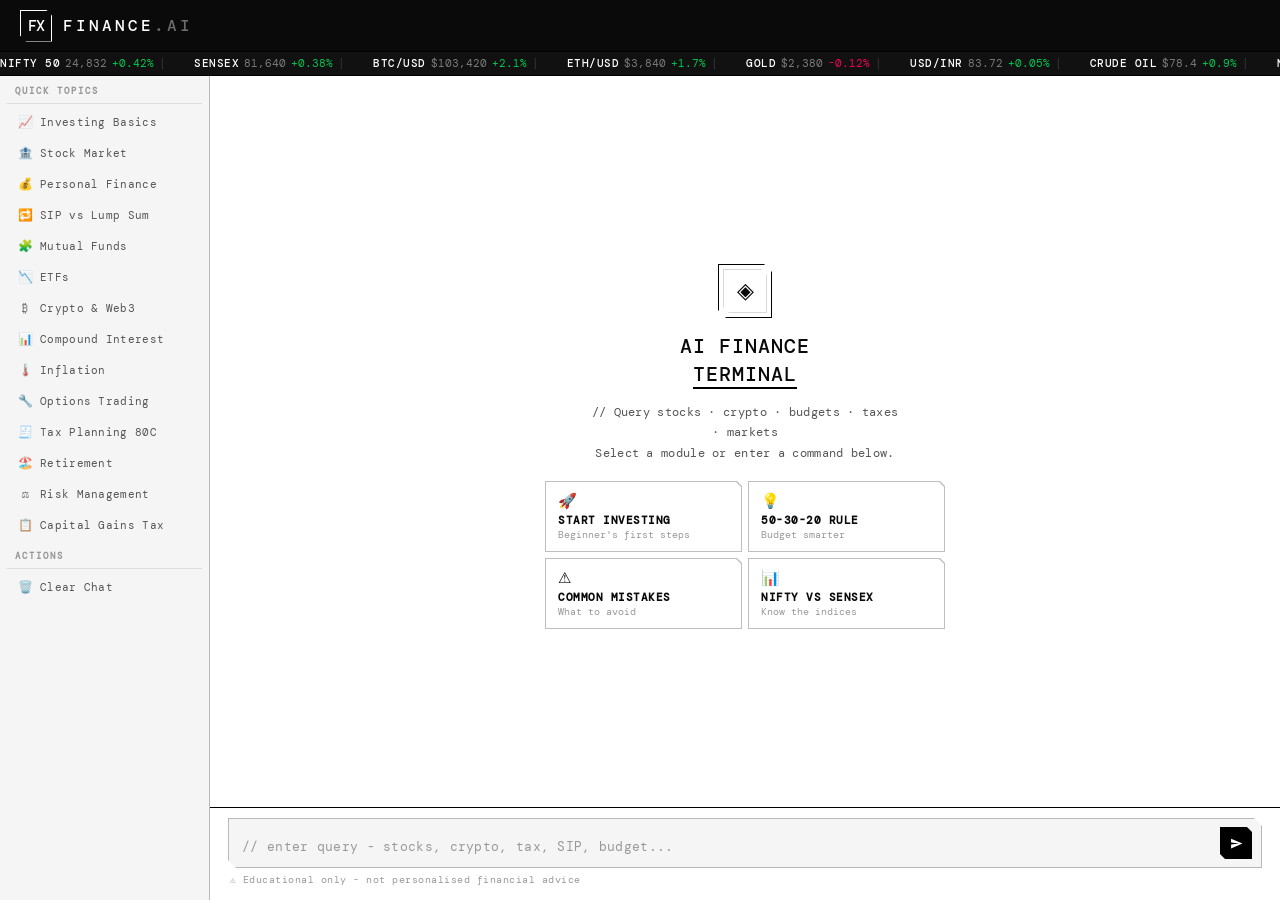
<file: index.html>
<!DOCTYPE html>
<html lang="en">
<head>
<meta charset="UTF-8"/>
<meta name="viewport" content="width=device-width, initial-scale=1.0"/>
<title>FinanceAI</title>
<meta name="theme-color" content="#0a0a0a"/>
<meta name="mobile-web-app-capable" content="yes"/>
<meta name="apple-mobile-web-app-capable" content="yes"/>
<meta name="apple-mobile-web-app-status-bar-style" content="black-translucent"/>
<meta name="apple-mobile-web-app-title" content="FinanceAI"/>
<meta name="application-name" content="FinanceAI"/>
<link rel="manifest" href="manifest.webmanifest"/>
<link rel="icon" href="assets/icons/icon-192.png" sizes="192x192"/>
<link rel="apple-touch-icon" href="assets/icons/icon-192.png"/>
<link href="https://fonts.googleapis.com/css2?family=DM+Serif+Display:ital@0;1&family=DM+Mono:wght@400;500&family=Syne:wght@400;500;600;700&display=swap" rel="stylesheet"/>
<link rel="stylesheet" href="assets/css/styles.css"/>
</head>
<body>

<header>
  <div class="logo">
    <div class="logo-icon">FX</div>
    <div class="logo-text">Finance<span>.AI</span></div>
  </div>
</header>

<div class="ticker"><div class="ttrack" id="tkr"></div></div>

<div class="layout">
  <aside class="sidebar">
    <div class="stitle">Quick Topics</div>
    <button class="tbtn" data-question="What are the best long-term investment strategies for a beginner in India?"><span class="ic">📈</span>Investing Basics</button>
    <button class="tbtn" data-question="Explain how the Indian stock market works - NSE, BSE, SEBI, Nifty, Sensex."><span class="ic">🏦</span>Stock Market</button>
    <button class="tbtn" data-question="How do I build a monthly budget and manage personal finances effectively?"><span class="ic">💰</span>Personal Finance</button>
    <button class="tbtn" data-question="What is SIP and how does it compare to lump sum investing in mutual funds?"><span class="ic">🔁</span>SIP vs Lump Sum</button>
    <button class="tbtn" data-question="Explain different types of mutual funds and how to choose the right one."><span class="ic">🧩</span>Mutual Funds</button>
    <button class="tbtn" data-question="What are ETFs and how are they different from mutual funds in India?"><span class="ic">📉</span>ETFs</button>
    <button class="tbtn" data-question="What is cryptocurrency and how does blockchain technology work?"><span class="ic">₿</span>Crypto &amp; Web3</button>
    <button class="tbtn" data-question="How do I calculate compound interest? Explain Rule of 72 with examples."><span class="ic">📊</span>Compound Interest</button>
    <button class="tbtn" data-question="How does inflation affect savings and what should I invest in to beat inflation?"><span class="ic">🌡️</span>Inflation</button>
    <button class="tbtn" data-question="Explain options trading - calls, puts, and basic strategies for beginners."><span class="ic">🔧</span>Options Trading</button>
    <button class="tbtn" data-question="What are tax-saving investment options under Section 80C in India?"><span class="ic">🧾</span>Tax Planning 80C</button>
    <button class="tbtn" data-question="How should I plan for retirement in India? Cover NPS, PPF, EPF options."><span class="ic">🏖️</span>Retirement</button>
    <button class="tbtn" data-question="What is portfolio diversification and how do I manage investment risk?"><span class="ic">⚖️</span>Risk Management</button>
    <button class="tbtn" data-question="Explain LTCG and STCG tax on stocks and mutual funds in India 2024-25."><span class="ic">📋</span>Capital Gains Tax</button>
    <div class="stitle actions-title">Actions</div>
    <button class="tbtn" id="clear-chat-btn"><span class="ic">🗑️</span>Clear Chat</button>
  </aside>

  <div class="chat-wrap">
    <div class="messages" id="msgs"></div>

    <div class="input-area">
      <div class="input-box">
        <textarea
          id="msg"
          rows="1"
          placeholder="// enter query - stocks, crypto, tax, SIP, budget..."
        ></textarea>
        <button class="sendbtn" id="sendbtn" title="Send (Enter)">
          <svg viewBox="0 0 24 24" aria-hidden="true"><path d="M2.01 21L23 12 2.01 3 2 10l15 2-15 2z"/></svg>
        </button>
      </div>
      <div class="ifooter">
        <span class="disc">&#9888; Educational only - not personalised financial advice</span>
      </div>
      <div id="errbar" class="errbar"></div>
    </div>
  </div>
</div>

<script>
  (function loadLocalConfig() {
    const host = window.location.hostname;
    const isLocalHost =
      window.location.protocol === "file:" ||
      host === "localhost" ||
      host === "127.0.0.1" ||
      host === "::1";

    if (!isLocalHost) {
      return;
    }

    const script = document.createElement("script");
    script.src = "assets/js/local-config.js";
    document.head.appendChild(script);
  })();
</script>
<script src="assets/js/app.js"></script>
</body>
</html>
</file>
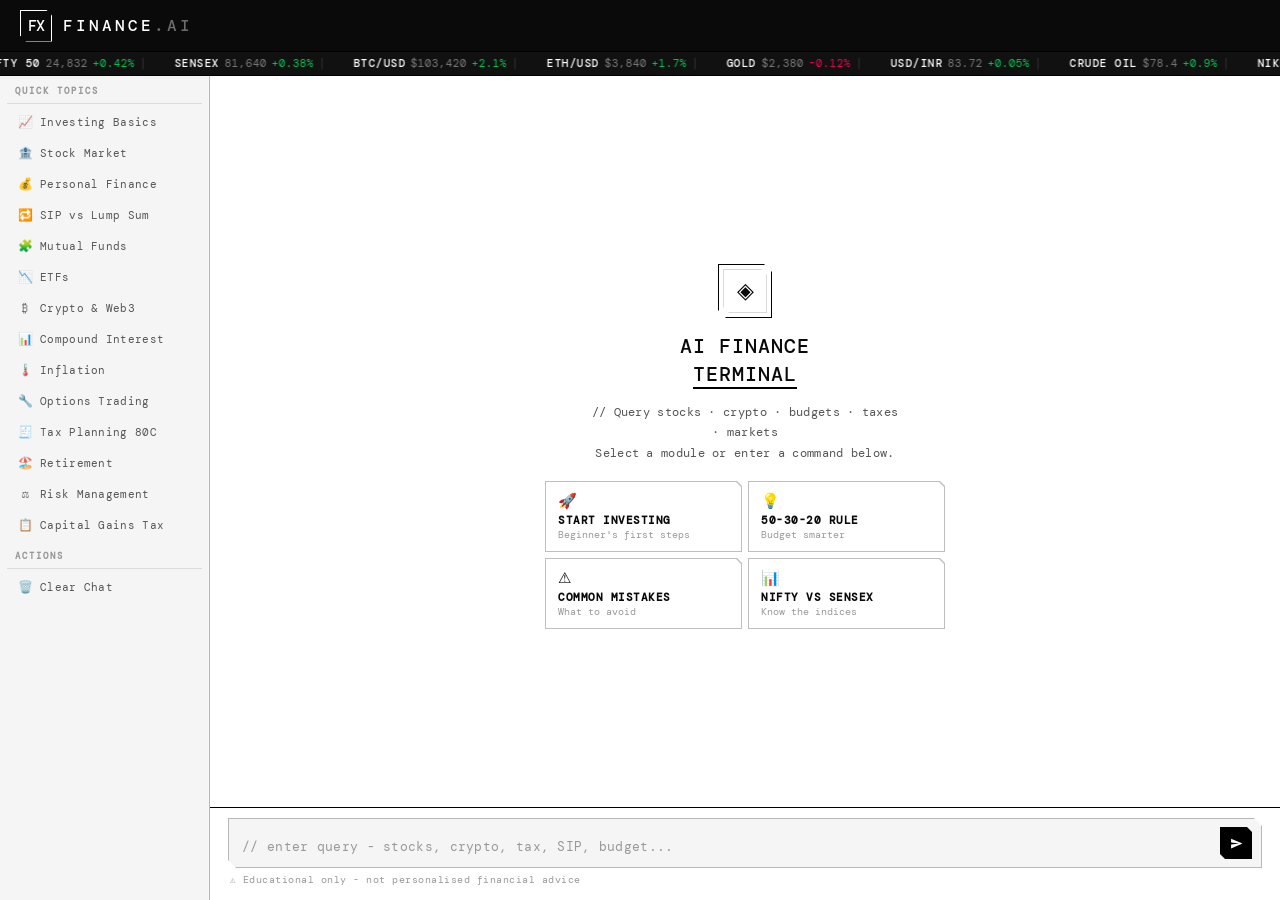
<file: finance-ai-chatbot.html>
<!DOCTYPE html>
<html lang="en">
<head>
<meta charset="UTF-8"/>
<meta http-equiv="refresh" content="0; url=./index.html"/>
<meta name="viewport" content="width=device-width, initial-scale=1.0"/>
<title>FinanceAI</title>
</head>
<body>
<p>Redirecting to <a href="./index.html">FinanceAI</a>...</p>
</body>
</html>
</file>
<file: assets/css/styles.css>
*{box-sizing:border-box;margin:0;padding:0}
:root{
  --bg:#ffffff;--bg2:#f5f5f5;--bg3:#f0f0f0;--bg4:#e8e8e8;
  --dark:#000000;--dark2:#0a0a0a;--dark3:#111111;--dark4:#1a1a1a;
  --border:rgba(0,0,0,0.1);--border-s:rgba(0,0,0,0.25);--border-x:rgba(0,0,0,0.5);
  --text:#0a0a0a;--muted:#555555;--dim:#999999;
  --accent:#000000;--accent-inv:#ffffff;
  --green:#00c853;--red:#f50057;
  --scan:rgba(0,0,0,0.03);
}
html,body{height:100%;overflow:hidden}
body{background:var(--bg);color:var(--text);font-family:'Syne',sans-serif;display:flex;flex-direction:column;position:relative}
body::before{content:'';position:fixed;inset:0;pointer-events:none;z-index:1;
  background:repeating-linear-gradient(0deg,transparent,transparent 2px,var(--scan) 2px,var(--scan) 4px)}
body::after{content:'';position:fixed;inset:0;pointer-events:none;z-index:0;
  background-image:linear-gradient(rgba(0,0,0,.06) 1px,transparent 1px),linear-gradient(90deg,rgba(0,0,0,.06) 1px,transparent 1px);
  background-size:40px 40px}
header{flex-shrink:0;position:relative;z-index:20;display:flex;align-items:center;justify-content:space-between;
  padding:0 20px;height:52px;border-bottom:1.5px solid var(--dark);background:var(--dark2)}
.logo{display:flex;align-items:center;gap:11px}
.logo-icon{width:32px;height:32px;border:1.5px solid #fff;display:flex;align-items:center;justify-content:center;
  font-size:15px;font-family:'DM Mono',monospace;font-weight:500;color:#fff;letter-spacing:-1px;
  clip-path:polygon(0 0,calc(100% - 6px) 0,100% 6px,100% 100%,6px 100%,0 calc(100% - 6px))}
.logo-text{font-family:'DM Mono',monospace;font-size:16px;font-weight:500;color:#fff;letter-spacing:3px;text-transform:uppercase}
.logo-text span{color:rgba(255,255,255,.4)}
.badges{display:flex;align-items:center;gap:8px}
.badge{font-size:10px;padding:3px 9px;font-family:'DM Mono',monospace;letter-spacing:1px;text-transform:uppercase}
.bg{border:1px solid var(--green);color:var(--green);background:rgba(0,200,83,.06)}
.bgo{border:1px solid rgba(255,255,255,.3);color:rgba(255,255,255,.6);background:transparent}
.ticker{flex-shrink:0;overflow:hidden;border-bottom:1px solid var(--dark);background:var(--dark3);padding:5px 0;z-index:10}
.ttrack{display:flex;gap:28px;animation:tick 35s linear infinite;width:max-content}
@keyframes tick{from{transform:translateX(0)}to{transform:translateX(-50%)}}
.ti{display:flex;align-items:center;gap:5px;white-space:nowrap;font-family:'DM Mono',monospace;font-size:10.5px}
.ts{color:#fff;font-weight:500;letter-spacing:.5px}
.tv{color:rgba(255,255,255,.45)}
.tu{color:var(--green)}.td{color:var(--red)}.tp{color:rgba(255,255,255,.15)}
.layout{flex:1;display:flex;overflow:hidden;position:relative;z-index:5;min-height:0}
.sidebar{width:210px;flex-shrink:0;border-right:1px solid var(--border-s);background:var(--bg2);
  padding:10px 7px;display:flex;flex-direction:column;gap:1px;overflow-y:auto}
.sidebar::-webkit-scrollbar{width:2px}
.sidebar::-webkit-scrollbar-thumb{background:var(--dark);border-radius:0}
.stitle{font-size:8.5px;font-weight:600;letter-spacing:2px;color:var(--dim);text-transform:uppercase;
  padding:0 8px 6px;border-bottom:1px solid var(--border);margin-bottom:2px;font-family:'DM Mono',monospace}
.actions-title{margin-top:10px}
.tbtn{display:flex;align-items:center;gap:7px;padding:7px 9px;border-radius:0;border:none;border-left:2px solid transparent;
  background:transparent;color:var(--muted);font-family:'DM Mono',monospace;font-size:11px;
  cursor:pointer;transition:all .12s;text-align:left;width:100%;letter-spacing:.3px}
.tbtn:hover{background:var(--bg4);color:var(--text);border-left-color:var(--dark)}
.tbtn .ic{font-size:12px;width:15px;text-align:center;flex-shrink:0}
.chat-wrap{flex:1;display:flex;flex-direction:column;overflow:hidden;min-width:0}
.messages{flex:1;overflow-y:auto;padding:22px 24px 12px;display:flex;flex-direction:column;gap:16px;
  scroll-behavior:smooth;min-height:0;background:var(--bg)}
.messages::-webkit-scrollbar{width:2px}
.messages::-webkit-scrollbar-thumb{background:var(--dark);border-radius:0}
.welcome{display:flex;flex-direction:column;align-items:center;justify-content:center;
  text-align:center;gap:14px;padding:16px;flex:1}
.orb{width:54px;height:54px;border:1.5px solid var(--dark);display:flex;align-items:center;justify-content:center;
  font-size:22px;position:relative;animation:orbpulse 3s ease-in-out infinite;
  clip-path:polygon(0 0,calc(100% - 8px) 0,100% 8px,100% 100%,8px 100%,0 calc(100% - 8px))}
.orb::before{content:'';position:absolute;inset:4px;border:1px solid rgba(0,0,0,.15);
  clip-path:polygon(0 0,calc(100% - 6px) 0,100% 6px,100% 100%,6px 100%,0 calc(100% - 6px))}
@keyframes orbpulse{0%,100%{box-shadow:0 0 0 0 rgba(0,0,0,.12)}50%{box-shadow:0 0 0 8px rgba(0,0,0,.04)}}
.welcome h1{font-family:'DM Mono',monospace;font-size:20px;font-weight:500;letter-spacing:1px;text-transform:uppercase;line-height:1.4}
.welcome h1 em{font-style:normal;border-bottom:2px solid var(--dark)}
.welcome p{color:var(--muted);font-size:12px;max-width:320px;line-height:1.7;font-family:'DM Mono',monospace;letter-spacing:.3px}
.qgrid{display:grid;grid-template-columns:1fr 1fr;gap:6px;width:100%;max-width:400px;margin-top:4px}
.qcard{background:var(--bg);border:1px solid var(--border-s);border-radius:0;padding:10px 12px;
  cursor:pointer;text-align:left;transition:all .12s;position:relative;
  clip-path:polygon(0 0,calc(100% - 5px) 0,100% 5px,100% 100%,0 100%)}
.qcard::before{content:'';position:absolute;top:0;right:0;width:0;height:0;
  border-style:solid;border-width:0 5px 5px 0;border-color:transparent var(--border-s) transparent transparent}
.qcard:hover{background:var(--bg4);border-color:var(--dark)}
.qcard .qi{font-size:15px;display:block;margin-bottom:3px}
.qcard .qt{font-size:11px;font-weight:600;color:var(--text);font-family:'DM Mono',monospace;letter-spacing:.5px;text-transform:uppercase}
.qcard .qs{font-size:10px;color:var(--dim);margin-top:1px;font-family:'DM Mono',monospace}
.msg{display:flex;gap:10px;animation:fadeUp .25s ease}
@keyframes fadeUp{from{opacity:0;transform:translateY(4px)}to{opacity:1;transform:translateY(0)}}
.msg.usr{flex-direction:row-reverse}
.av{width:28px;height:28px;flex-shrink:0;display:flex;align-items:center;
  justify-content:center;font-size:11px;margin-top:2px;font-family:'DM Mono',monospace;font-weight:600}
.av.ai{background:var(--dark);color:#fff;clip-path:polygon(0 0,calc(100% - 5px) 0,100% 5px,100% 100%,5px 100%,0 calc(100% - 5px))}
.av.me{background:var(--bg4);border:1px solid var(--border-s);color:var(--dark)}
.bubble{max-width:76%;padding:10px 14px;font-size:13px;line-height:1.75;position:relative}
.bubble.ai{
  background:var(--bg2);border:1px solid var(--border-s);color:var(--text);font-size:14.5px;line-height:1.45;
  border-bottom-left-radius:0;
  clip-path:polygon(0 0,calc(100% - 7px) 0,100% 7px,100% 100%,0 100%)}
.bubble.me{
  background:var(--dark4);color:#fff;border:1px solid var(--dark);
  border-bottom-right-radius:0;
  clip-path:polygon(7px 0,100% 0,100% 100%,0 100%,0 7px)}
.bubble.ai strong{color:var(--dark);font-weight:700}
.bubble.me strong{color:#fff;font-weight:700}
.bubble h3{font-family:'DM Mono',monospace;font-size:12px;font-weight:600;text-transform:uppercase;letter-spacing:1px;margin:9px 0 4px;border-bottom:1px solid var(--border-s);padding-bottom:3px}
.bubble.ai h3{color:var(--dark)}.bubble.me h3{color:#fff}
.bubble ul,.bubble ol{padding-left:16px;margin:5px 0}
.bubble li{margin:3px 0}
.bubble p+p{margin-top:7px}
.bubble.ai h3{font-size:12.5px;margin:7px 0 3px}
.bubble.ai ul,.bubble.ai ol{margin:3px 0}
.bubble.ai li{margin:2px 0}
.bubble.ai p+p{margin-top:5px}
.bubble blockquote{border-left:2px solid var(--dark);padding:4px 10px;margin:7px 0;
  color:var(--muted);font-style:italic;background:var(--bg3);font-family:'DM Mono',monospace;font-size:12px}
.bubble code{background:var(--dark);color:#fff;padding:1px 6px;
  font-family:'DM Mono',monospace;font-size:11px}
.bubble.me code{background:#fff;color:var(--dark)}
.bubble .pos{color:var(--green);font-weight:600}
.bubble .neg{color:var(--red);font-weight:600}
.bubble hr{border:none;border-top:1px solid var(--border);margin:8px 0}
.typing-wrap{display:flex;gap:10px}
.typing{display:flex;align-items:center;gap:5px;padding:10px 14px;background:var(--bg2);
  border:1px solid var(--border-s);
  clip-path:polygon(0 0,calc(100% - 7px) 0,100% 7px,100% 100%,0 100%)}
.dot{width:5px;height:5px;background:var(--dark);animation:bop 1.1s infinite}
.dot:nth-child(2){animation-delay:.18s}.dot:nth-child(3){animation-delay:.36s}
@keyframes bop{0%,60%,100%{transform:translateY(0);opacity:.3}30%{transform:translateY(-5px);opacity:1}}
.input-area{flex-shrink:0;padding:10px 18px 14px;border-top:1.5px solid var(--dark);
  background:var(--bg);position:relative;z-index:20}
.input-box{display:flex;align-items:flex-end;gap:9px;background:var(--bg2);
  border:1px solid var(--border-s);padding:8px 9px 8px 13px;transition:border-color .15s;
  clip-path:polygon(0 0,calc(100% - 8px) 0,100% 8px,100% 100%,8px 100%,0 calc(100% - 8px))}
.input-box:focus-within{border-color:var(--dark)}
#msg{flex:1;background:transparent;border:none;outline:none;color:var(--text);
  font-family:'DM Mono',monospace;font-size:12.5px;resize:none;min-height:22px;max-height:110px;line-height:1.6;letter-spacing:.3px}
#msg::placeholder{color:var(--dim)}
.sendbtn{width:32px;height:32px;flex-shrink:0;background:var(--dark);border:none;cursor:pointer;
  display:flex;align-items:center;justify-content:center;transition:all .14s;
  clip-path:polygon(0 0,calc(100% - 5px) 0,100% 5px,100% 100%,5px 100%,0 calc(100% - 5px))}
.sendbtn:hover{background:#333;transform:scale(1.06)}
.sendbtn:active{transform:scale(.94)}
.sendbtn:disabled{opacity:.3;cursor:not-allowed;transform:none}
.sendbtn svg{width:13px;height:13px;fill:#fff}
.ifooter{display:flex;justify-content:space-between;align-items:center;margin-top:6px;padding:0 2px}
.disc{font-size:9.5px;color:var(--dim);font-family:'DM Mono',monospace;letter-spacing:.5px}
.errbar{background:rgba(245,0,87,.06);border:1px solid rgba(245,0,87,.3);color:var(--red);
  padding:7px 11px;font-size:11.5px;margin-top:5px;display:none;font-family:'DM Mono',monospace}
@media (max-width: 900px){
  .sidebar{display:none}
  .chat-wrap{position:relative}
  .messages{padding:18px 16px 120px}
  .input-area{
    position:sticky;
    bottom:0;
    left:0;
    right:0;
    padding:10px 12px 12px;
    background:rgba(255,255,255,.96);
    backdrop-filter:blur(10px);
    -webkit-backdrop-filter:blur(10px);
  }
  .bubble{max-width:88%}
  .qgrid{grid-template-columns:1fr}
}
</file>
